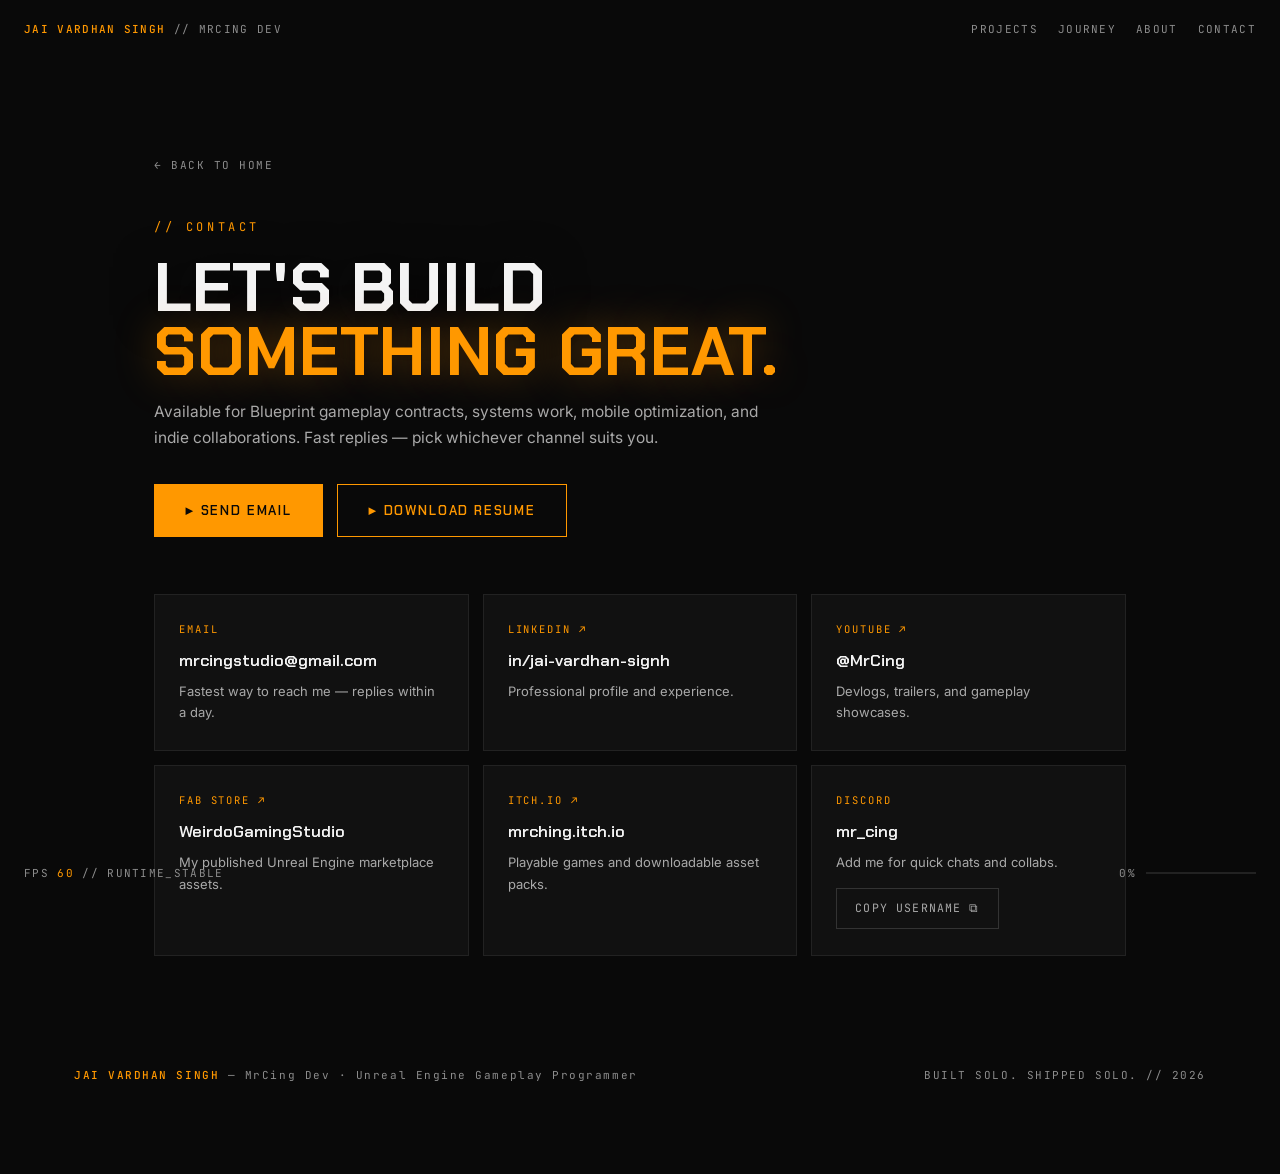
<file: contact.html>
<!DOCTYPE html>
<html lang="en">
<head>
<meta charset="UTF-8">
<meta name="viewport" content="width=device-width, initial-scale=1.0">
<title>Contact — Jai Vardhan Singh | MrCing Dev</title>
<meta name="description" content="Contact Jai Vardhan Singh (MrCing Dev) — Unreal Engine gameplay programmer available for Blueprint contracts, gameplay systems, mobile optimization, and indie collaborations.">
<meta name="robots" content="index, follow">
<meta name="theme-color" content="#090909">
<link rel="canonical" href="https://mrcing-games.netlify.app/contact.html">
<meta property="og:type" content="website">
<meta property="og:url" content="https://mrcing-games.netlify.app/contact.html">
<meta property="og:title" content="Contact — Jai Vardhan Singh | MrCing Dev">
<meta property="og:description" content="Available for Blueprint gameplay contracts, systems work, mobile optimization, and indie collaborations.">
<meta property="og:image" content="https://mrcing-games.netlify.app/icon-1024.png">
<meta property="og:site_name" content="MrCing Dev">
<meta name="twitter:card" content="summary">
<meta name="twitter:title" content="Contact — Jai Vardhan Singh | MrCing Dev">
<meta name="twitter:description" content="Available for Blueprint gameplay contracts, systems work, mobile optimization, and indie collaborations.">
<meta name="twitter:image" content="https://mrcing-games.netlify.app/icon-1024.png">
<link rel="icon" href="favicon.ico" sizes="any">
<link rel="icon" type="image/png" sizes="32x32" href="favicon-32x32.png">
<link rel="icon" type="image/png" sizes="16x16" href="favicon-16x16.png">
<link rel="apple-touch-icon" href="apple-touch-icon.png">
<link rel="manifest" href="manifest.webmanifest">
<link rel="preconnect" href="https://fonts.googleapis.com">
<link rel="preconnect" href="https://fonts.gstatic.com" crossorigin>
<link href="https://fonts.googleapis.com/css2?family=Chakra+Petch:wght@500;600;700&family=Inter:wght@400;500;600&family=JetBrains+Mono:wght@400;500&display=swap" rel="stylesheet">
<link rel="stylesheet" href="style.css">
</head>
<body>

<div class="hud hud-tl" id="hudBrand"></div>
<nav class="hud hud-tr">
  <a data-carrymode href="index.html#work">PROJECTS</a>
  <a data-carrymode href="index.html#journey-s">JOURNEY</a>
  <a data-carrymode href="index.html#about">ABOUT</a>
  <a data-carrymode href="contact.html">CONTACT</a>
</nav>
<div class="hud hud-bl">FPS <span id="fps">60</span> // RUNTIME_STABLE</div>
<div class="hud hud-br"><span id="pct">0%</span><div class="sbar"><i id="sfill"></i></div></div>

<main class="cwrap">
  <a class="backlink" data-carrymode href="index.html">← BACK TO HOME</a>
  <div class="ckicker" style="margin-top:22px">// CONTACT</div>
  <h1 style="font-size:clamp(2.2rem,6.5vw,4.2rem)">
    <span class="w" style="animation-delay:.15s">Let's build</span>
    <span class="w" style="animation-delay:.3s">something great.</span>
  </h1>
  <p class="clead">Available for Blueprint gameplay contracts, systems work, mobile optimization, and indie collaborations. Fast replies — pick whichever channel suits you.</p>
  <div class="ccta">
    <a class="btn p" id="sendEmailBtn" href="#">▶ Send Email</a>
    <a class="btn g" id="contactResume" href="#">▶ Download Resume</a>
  </div>

  <!-- cards render here from site-data.js -->
  <div id="cmount"></div>
</main>

<footer>
  <div><b>JAI VARDHAN SINGH</b> — MrCing Dev · Unreal Engine Gameplay Programmer</div>
  <div>BUILT SOLO. SHIPPED SOLO. // 2026</div>
</footer>

<script src="site-data.js"></script>
<script src="app.js"></script>
</body>
</html>
</file>
<file: style.css>
/* MRCING DEV studio site — shared styles. You never need to edit this file. */
:root{
  --bg0:#090909; --bg1:#111111; --bg2:#161616;
  --acc:#ff9800; --acc-soft:rgba(255,152,0,.14); --acc-glow:rgba(255,152,0,.35);
  --txt:#f4f4f4; --txt2:#a9a9a9; --metal:#8d8d8d; --line:#222222;
  --ok:#7fbe97;
  --display:'Chakra Petch',sans-serif; --body:'Inter',sans-serif; --mono:'JetBrains Mono',monospace;
}
*{box-sizing:border-box;margin:0;padding:0}
html{scroll-behavior:smooth}
body{background:var(--bg0);color:var(--txt);font-family:var(--body);line-height:1.65;overflow-x:hidden}
::selection{background:var(--acc);color:#090909}
a{color:inherit;text-decoration:none}
img,video{display:block;max-width:100%}
button{font:inherit;background:none;border:none;color:inherit;cursor:pointer}

/* HUD */
.hud{position:fixed;z-index:60;font-family:var(--mono);font-size:11px;letter-spacing:.12em;color:var(--metal);pointer-events:none}
.hud-tl{top:20px;left:24px}.hud-tl b{color:var(--acc);font-weight:500}
.hud-tr{top:20px;right:24px;pointer-events:auto;display:flex;gap:20px;flex-wrap:wrap;justify-content:flex-end}
.hud-tr a{color:var(--metal);transition:color .25s}.hud-tr a:hover{color:var(--acc)}
.hud-bl{bottom:18px;left:24px}.hud-bl span{color:var(--acc)}
.hud-br{bottom:18px;right:24px;display:flex;align-items:center;gap:10px}
.sbar{width:110px;height:2px;background:var(--line);position:relative;overflow:hidden}
.sbar i{position:absolute;left:0;top:0;bottom:0;background:var(--acc);width:0%}
@media(max-width:760px){.hud-tr{display:none}.hud{font-size:10px}}

/* HERO */
.hero{position:relative;min-height:96svh;display:flex;align-items:center;justify-content:center;overflow:hidden}
#bgfx{position:absolute;inset:0;width:100%;height:100%}
.hero-img{position:absolute;inset:0;background-size:cover;background-position:center;opacity:.35;filter:saturate(.85)}
.hero-fade{position:absolute;inset:0;background:radial-gradient(ellipse at 50% 46%,transparent 0%,rgba(9,9,9,.5) 66%,var(--bg0) 100%)}
.hero-in{position:relative;z-index:5;text-align:center;padding:0 20px;max-width:1100px}
.kicker{font-family:var(--mono);font-size:12px;letter-spacing:.3em;color:var(--acc);margin-bottom:26px;opacity:0;animation:rise .9s .2s forwards}
h1{font-family:var(--display);font-weight:700;font-size:clamp(2.5rem,9.5vw,7rem);line-height:.96;letter-spacing:.01em;text-transform:uppercase;text-shadow:0 4px 40px rgba(9,9,9,.9)}
h1 .w{display:block;opacity:0;filter:blur(14px);transform:translateY(34px);animation:wordIn 1s cubic-bezier(.16,1,.3,1) forwards}
h1 .w:nth-child(1){animation-delay:.3s}
h1 .w:nth-child(2){animation-delay:.42s;color:var(--acc);text-shadow:0 0 42px var(--acc-glow)}
h1 .w:nth-child(3){animation-delay:.54s;font-size:.42em;letter-spacing:.42em;color:var(--metal);margin:.5em 0}
h1 .w:nth-child(4){animation-delay:.66s}
h1 .w:nth-child(5){animation-delay:.78s}
.sub{font-family:var(--mono);font-size:clamp(11px,1.5vw,13.5px);letter-spacing:.2em;color:var(--txt2);margin:32px 0 16px;opacity:0;animation:rise .9s 1s forwards}
.desc{max-width:620px;margin:0 auto 38px;color:var(--txt2);font-size:15.5px;opacity:0;animation:rise .9s 1.15s forwards}
.cta{display:flex;gap:14px;justify-content:center;flex-wrap:wrap;opacity:0;animation:rise .9s 1.3s forwards}
.btn{display:inline-block;font-family:var(--display);font-weight:600;font-size:13px;letter-spacing:.14em;text-transform:uppercase;padding:15px 30px;border:1px solid var(--acc);transition:transform .25s,box-shadow .25s,background .25s;will-change:transform}
.btn.p{background:var(--acc);color:#090909}.btn.g{color:var(--acc)}
.btn:hover{transform:translateY(-3px);box-shadow:0 8px 34px var(--acc-glow)}
.btn.g:hover{background:var(--acc-soft)}
@keyframes wordIn{to{opacity:1;filter:blur(0);transform:none}}
@keyframes rise{to{opacity:1;transform:none}}

/* SECTIONS */
section{position:relative;max-width:1180px;margin:0 auto;padding:110px 24px 20px}
.slabel{font-family:var(--mono);font-size:12px;letter-spacing:.2em;color:var(--acc);display:flex;align-items:center;gap:16px;margin-bottom:48px}
.slabel::after{content:"";flex:1;height:1px;background:linear-gradient(90deg,var(--line),transparent)}
h2{font-family:var(--display);font-weight:700;font-size:clamp(1.7rem,4.2vw,2.8rem);text-transform:uppercase;letter-spacing:.02em;margin-bottom:20px}
.rv{opacity:0;transform:translateY(38px);transition:opacity .9s cubic-bezier(.16,1,.3,1),transform .9s cubic-bezier(.16,1,.3,1)}
.rv.in{opacity:1;transform:none}
.rv.d1{transition-delay:.08s}.rv.d2{transition-delay:.16s}.rv.d3{transition-delay:.24s}

/* EPIC-STYLE PROJECT CARDS */
.pgrid{display:grid;grid-template-columns:repeat(auto-fill,minmax(300px,1fr));gap:26px}
.pcard{display:block;background:var(--bg1);border:1px solid var(--line);overflow:hidden;transition:border-color .35s,transform .35s,box-shadow .35s;will-change:transform}
.pcard:hover{border-color:rgba(255,152,0,.55);transform:translateY(-6px);box-shadow:0 18px 44px rgba(0,0,0,.5),0 0 30px rgba(255,152,0,.08)}
.pcard:active{transform:translateY(-2px) scale(.985)}
.pcover{position:relative;aspect-ratio:16/9;background:#0c0c0c;overflow:hidden}
.pcover img{width:100%;height:100%;object-fit:cover;transition:transform .8s cubic-bezier(.16,1,.3,1)}
.pcard:hover .pcover img{transform:scale(1.06)}
.pcover .ph{position:absolute;inset:0;display:flex;align-items:center;justify-content:center;border:1px dashed #2a2a2a;margin:12px;font-family:var(--mono);font-size:11px;color:var(--metal);text-align:center;padding:14px}
.badge{position:absolute;top:12px;left:12px;font-family:var(--mono);font-size:9.5px;letter-spacing:.16em;padding:5px 11px;text-transform:uppercase;backdrop-filter:blur(4px)}
.badge.released{background:rgba(127,190,151,.16);color:var(--ok);border:1px solid rgba(127,190,151,.5)}
.badge.testing{background:rgba(255,152,0,.14);color:var(--acc);border:1px solid rgba(255,152,0,.5)}
.badge.prototype{background:rgba(141,141,141,.14);color:#c9c9c9;border:1px solid #4a4a4a}
.pbody{padding:20px 22px 22px}
.pbody h3{font-family:var(--display);font-size:1.2rem;font-weight:700;text-transform:uppercase;letter-spacing:.03em;margin-bottom:6px}
.pmeta{font-family:var(--mono);font-size:10.5px;color:var(--metal);letter-spacing:.08em;margin-bottom:10px}
.pshort{color:var(--txt2);font-size:13.5px;margin-bottom:14px}
.tagrow{display:flex;flex-wrap:wrap;gap:6px}
.tag{font-family:var(--mono);font-size:10px;color:var(--txt2);background:#0d0d0d;border:1px solid #2c2c2c;padding:4px 9px;letter-spacing:.04em}
.pcard:hover .tag{border-color:#3a3a3a}

/* TIMELINE */
.tl{position:relative;padding-left:34px;max-width:760px}
.tl::before{content:"";position:absolute;left:8px;top:6px;bottom:6px;width:1px;background:linear-gradient(var(--acc),var(--line))}
.tl-item{position:relative;padding-bottom:32px}
.tl-item::before{content:"";position:absolute;left:-30px;top:7px;width:9px;height:9px;background:var(--bg0);border:2px solid var(--acc);transform:rotate(45deg);box-shadow:0 0 14px var(--acc-glow)}
.tl-item .yr{font-family:var(--mono);font-size:11px;letter-spacing:.18em;color:var(--acc)}
.tl-item h3{font-family:var(--display);font-size:17px;font-weight:600;margin:6px 0 4px}
.tl-item p{color:var(--txt2);font-size:14px}

/* NUMBERS */
.nums{display:grid;grid-template-columns:repeat(auto-fit,minmax(140px,1fr));gap:14px}
.num{background:var(--bg1);border:1px solid var(--line);padding:28px 18px;text-align:center;transition:border-color .3s,transform .3s}
.num:hover{border-color:rgba(255,152,0,.5);transform:translateY(-4px)}
.num .v{font-family:var(--display);font-weight:700;font-size:clamp(1.8rem,3.8vw,2.6rem);color:var(--acc);text-shadow:0 0 26px var(--acc-glow)}
.num .l{font-family:var(--mono);font-size:10.5px;letter-spacing:.14em;color:var(--metal);text-transform:uppercase;margin-top:8px}

/* CONTACT */
.panel{position:relative;background:var(--bg1);border:1px solid var(--line);padding:64px 40px;text-align:center}
.panel::before,.panel::after{content:"";position:absolute;width:26px;height:26px;border:2px solid var(--acc)}
.panel::before{top:-2px;left:-2px;border-right:0;border-bottom:0}
.panel::after{bottom:-2px;right:-2px;border-left:0;border-top:0}
.panel p{color:var(--txt2);max-width:560px;margin:0 auto 32px;font-size:15px}
.links{display:flex;gap:12px;justify-content:center;flex-wrap:wrap}
.mini{display:inline-block;font-family:var(--mono);font-size:11.5px;letter-spacing:.1em;padding:10px 18px;border:1px solid #333;color:var(--txt2);transition:all .25s}
.mini:hover{border-color:var(--acc);color:var(--acc);box-shadow:0 0 22px rgba(255,152,0,.18)}
.note{margin-top:24px;font-family:var(--mono);font-size:11px;color:var(--metal);letter-spacing:.12em}
footer{max-width:1180px;margin:0 auto;padding:70px 24px 90px;display:flex;justify-content:space-between;gap:14px;flex-wrap:wrap;font-family:var(--mono);font-size:11px;letter-spacing:.14em;color:var(--metal)}
footer b{color:var(--acc);font-weight:500}

/* ======== PROJECT DETAIL PAGE ======== */
.pd-banner{position:relative;min-height:56svh;display:flex;align-items:flex-end;overflow:hidden;padding:110px 0 0}
.pd-bg{position:absolute;inset:0;background-size:cover;background-position:center;filter:blur(14px) brightness(.4) saturate(.9);transform:scale(1.1)}
.pd-bg.noimg{background:radial-gradient(ellipse at 30% 20%,#1a1207,var(--bg0) 70%)}
.pd-fade{position:absolute;inset:0;background:linear-gradient(180deg,rgba(9,9,9,.2),var(--bg0) 96%)}
.pd-head{position:relative;z-index:2;max-width:1180px;margin:0 auto;width:100%;padding:0 24px 42px}
.backlink{font-family:var(--mono);font-size:11px;letter-spacing:.14em;color:var(--metal);display:inline-block;margin-bottom:22px;transition:color .25s}
.backlink:hover{color:var(--acc)}
.pd-title{font-family:var(--display);font-weight:700;font-size:clamp(2.2rem,7vw,4.6rem);text-transform:uppercase;line-height:1;margin-bottom:14px}
.pd-metaline{font-family:var(--mono);font-size:11.5px;color:var(--txt2);letter-spacing:.1em;margin-bottom:16px}
.pd-metaline b{color:var(--acc);font-weight:500}
.pd-tags{display:flex;flex-wrap:wrap;gap:6px;margin-bottom:8px}

/* mode toggle */
.modes{position:relative;z-index:2;max-width:1180px;margin:26px auto 0;padding:0 24px;display:flex;gap:8px;align-items:center;flex-wrap:wrap}
.modes .lbl{font-family:var(--mono);font-size:10.5px;letter-spacing:.16em;color:var(--metal)}
.mode{font-family:var(--mono);font-size:11px;letter-spacing:.12em;padding:8px 16px;border:1px solid #333;color:var(--txt2);transition:all .25s}
.mode:hover{border-color:var(--acc);color:var(--acc)}
.mode.on{background:var(--acc);border-color:var(--acc);color:#090909}
body.mode-player [data-aud="recruiter"]{display:none}
body.mode-recruiter [data-aud="player"]{display:none}

.pd-section{padding-top:80px}
.prose{color:var(--txt2);font-size:15.5px;max-width:760px}
.ptlist{list-style:none;max-width:820px}
.ptlist li{color:var(--txt2);font-size:14.5px;padding:6px 0 6px 20px;position:relative}
.ptlist li::before{content:"▸";position:absolute;left:0;color:var(--acc);font-size:11px;top:9px}
.tech-groups{display:grid;grid-template-columns:repeat(auto-fit,minmax(300px,1fr));gap:18px}
.tg{background:var(--bg1);border:1px solid var(--line);padding:24px}
.tg h4{font-family:var(--mono);font-size:11px;letter-spacing:.2em;color:var(--acc);text-transform:uppercase;margin-bottom:12px}

/* galleries */
.gal-title{font-family:var(--mono);font-size:11px;letter-spacing:.2em;color:var(--acc);text-transform:uppercase;margin:26px 0 12px}
.gal{display:grid;grid-template-columns:repeat(auto-fill,minmax(200px,1fr));gap:10px}
.gal .gitem{aspect-ratio:16/10;overflow:hidden;border:1px solid var(--line);cursor:zoom-in;background:#0c0c0c;padding:0}
.gal .gitem img{width:100%;height:100%;object-fit:cover;transition:transform .6s}
.gal .gitem:hover img{transform:scale(1.05)}

/* videos */
.vids{display:grid;grid-template-columns:repeat(auto-fit,minmax(320px,1fr));gap:18px}
.vid{background:var(--bg1);border:1px solid var(--line);padding:12px}
.vid video{width:100%;aspect-ratio:16/9;background:#000}
.vid .vt{font-family:var(--mono);font-size:11px;color:var(--txt2);letter-spacing:.1em;padding:10px 4px 2px}

/* downloads */
.dl{display:grid;gap:12px;max-width:760px}
.dlrow{display:flex;justify-content:space-between;align-items:center;gap:16px;background:var(--bg1);border:1px solid var(--line);padding:18px 22px;flex-wrap:wrap}
.dlrow .di .p{font-family:var(--display);font-weight:600;font-size:15px;text-transform:uppercase;letter-spacing:.04em}
.dlrow .di .m{font-family:var(--mono);font-size:10.5px;color:var(--metal);letter-spacing:.06em;margin-top:4px}
.dlrow .note2{font-size:12.5px;color:var(--txt2);flex-basis:100%;margin-top:2px}
.dl-btn{font-family:var(--mono);font-size:11px;letter-spacing:.12em;padding:11px 20px;border:1px solid var(--acc);color:var(--acc);transition:all .25s;white-space:nowrap}
.dl-btn:hover{background:var(--acc);color:#090909;box-shadow:0 0 24px var(--acc-glow)}
.dl-btn.soon{border-color:#3a3a3a;color:var(--metal);pointer-events:none}

/* LIGHTBOX */
.lb{position:fixed;inset:0;z-index:120;display:none;align-items:center;justify-content:center;background:rgba(4,4,4,.92)}
.lb.open{display:flex}
.lb img{max-width:92vw;max-height:82vh;object-fit:contain;cursor:zoom-in;transition:transform .35s}
.lb img.zoomed{transform:scale(2);cursor:zoom-out}
.lb .lbcap{position:absolute;bottom:26px;left:50%;transform:translateX(-50%);font-family:var(--mono);font-size:12px;color:var(--txt2);letter-spacing:.08em;text-align:center;max-width:80vw}
.lb .lbcount{position:absolute;top:22px;left:26px;font-family:var(--mono);font-size:12px;color:var(--metal);letter-spacing:.12em}
.lb .lbx{position:absolute;top:16px;right:22px;font-family:var(--mono);font-size:13px;color:var(--metal);padding:10px;transition:color .25s}
.lb .lbx:hover{color:var(--acc)}
.lb .lbn{position:absolute;top:50%;transform:translateY(-50%);font-size:26px;color:var(--metal);padding:18px 14px;transition:color .25s;user-select:none}
.lb .lbn:hover{color:var(--acc)}
.lb .prev{left:8px}.lb .next{right:8px}
@media(max-width:640px){.lb .lbn{padding:12px 8px;font-size:22px}}

/* project store-link buttons (banner) */
.pd-links{display:flex;gap:10px;flex-wrap:wrap;margin-top:16px}
.pd-links .dl-btn{background:rgba(9,9,9,.55);backdrop-filter:blur(4px)}

/* copy-to-clipboard */
.copybtn{cursor:pointer;margin-left:10px}
.copybtn:active{transform:translateY(1px)}

/* ======== CONTACT PAGE ======== */
.cwrap{max-width:1020px;margin:0 auto;padding:150px 24px 40px}
.cwrap .ckicker{font-family:var(--mono);font-size:12px;letter-spacing:.3em;color:var(--acc);margin-bottom:18px}
.cwrap .clead{color:var(--txt2);font-size:15.5px;max-width:640px;margin-top:14px}
.ccta{display:flex;gap:14px;flex-wrap:wrap;margin-top:34px}
.cgrid{display:grid;grid-template-columns:repeat(auto-fit,minmax(250px,1fr));gap:14px;margin-top:56px}
.ccard{display:block;background:var(--bg1);border:1px solid var(--line);padding:26px 24px;transition:border-color .3s,transform .3s,box-shadow .3s}
a.ccard:hover{border-color:rgba(255,152,0,.55);transform:translateY(-4px);box-shadow:0 14px 36px rgba(0,0,0,.45),0 0 26px rgba(255,152,0,.07)}
.ccard .ch{font-family:var(--mono);font-size:10.5px;letter-spacing:.18em;color:var(--acc)}
.ccard .cv{font-family:var(--display);font-weight:600;font-size:16.5px;margin-top:9px;word-break:break-word}
.ccard .cd{font-size:13px;color:var(--txt2);margin-top:7px}
.ccard.nolink .copybtn{margin:14px 0 0}

@media (prefers-reduced-motion: reduce){
  *,*::before,*::after{animation-duration:.01ms !important;animation-iteration-count:1 !important;transition-duration:.01ms !important}
  html{scroll-behavior:auto}
  h1 .w,.kicker,.sub,.desc,.cta{opacity:1;filter:none;transform:none}
  .rv{opacity:1;transform:none}
}
</file>
